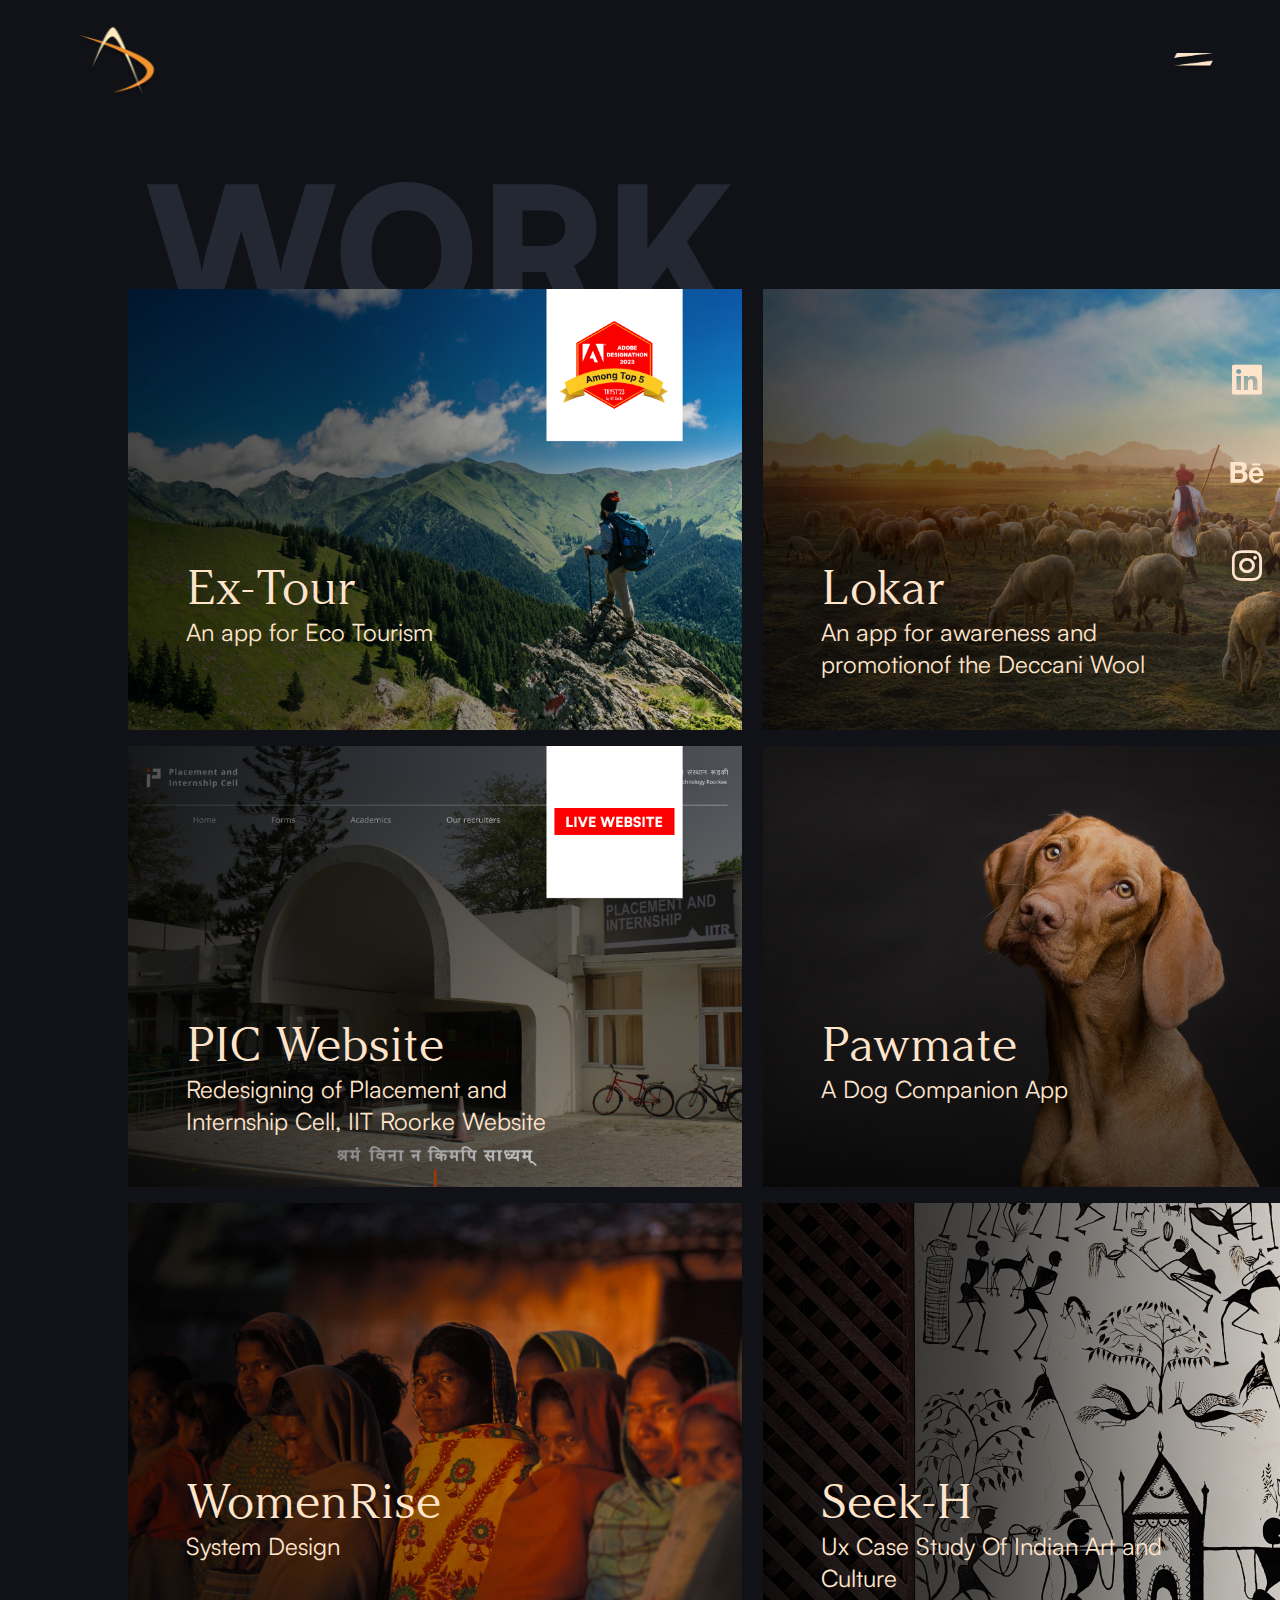
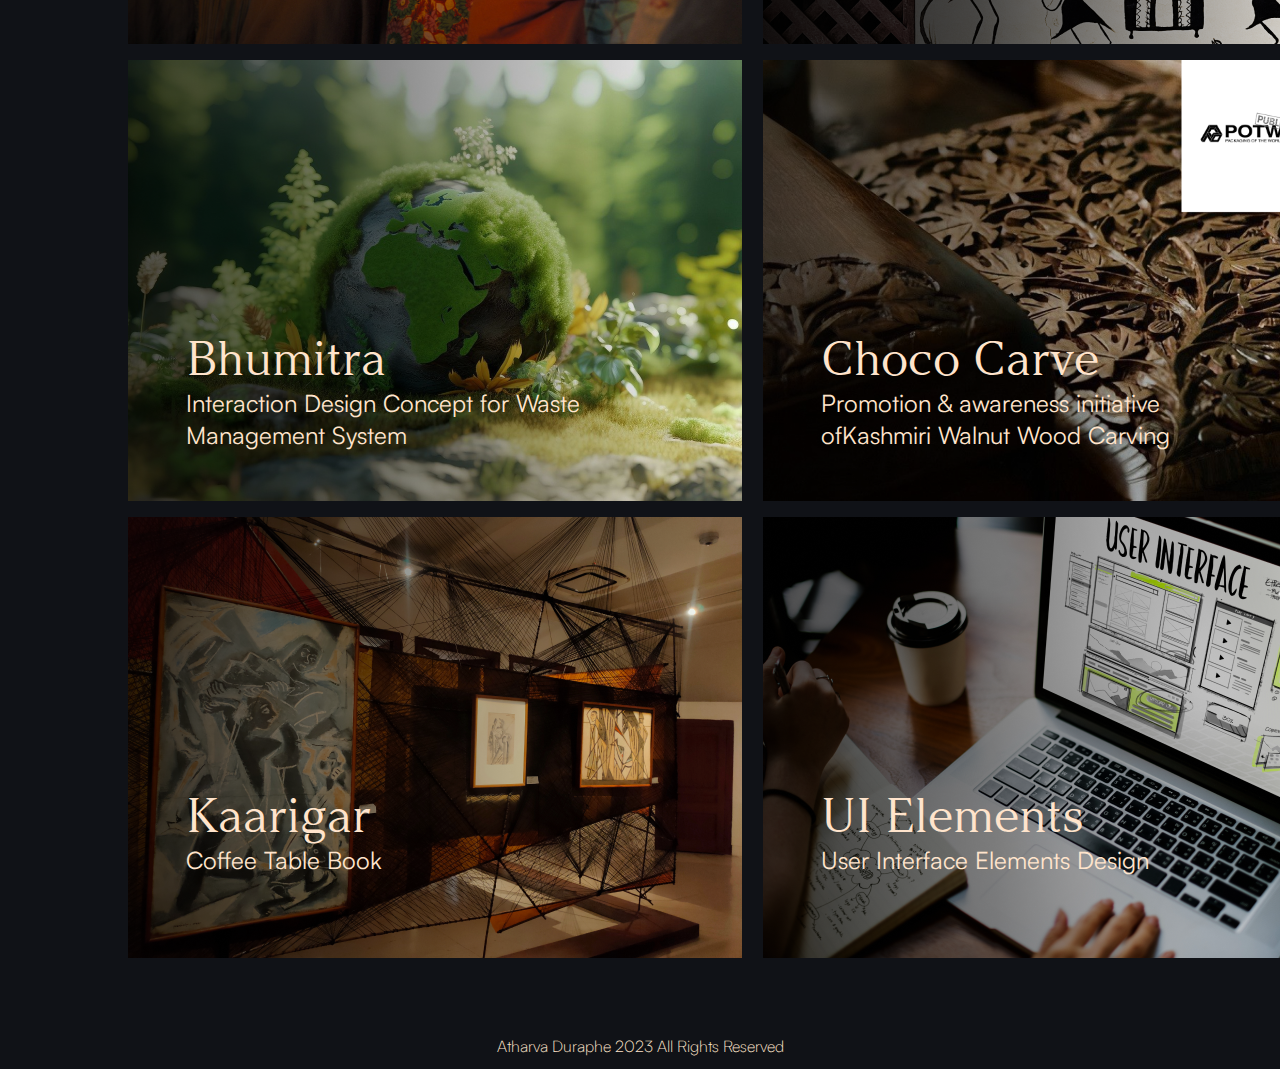
<file: work.html>
<!DOCTYPE html>
<!-- This site was created in Webflow. https://www.webflow.com --><!-- Last Published: Sat Nov 04 2023 15:34:18 GMT+0000 (Coordinated Universal Time) -->
<html
  data-wf-domain="atharva-portfolio-8c99b1.webflow.io"
  data-wf-page="6541f253373defee4a8b374f"
  data-wf-site="6541f253373defee4a8b3733"
>
  <head>
    <meta charset="utf-8" />
    <title>Work</title>
    <meta content="Work" property="og:title" />
    <meta content="Work" property="twitter:title" />
    <meta content="width=device-width, initial-scale=1" name="viewport" />
    <meta content="Webflow" name="generator" />
    <link href="./workStyles.css" rel="stylesheet" type="text/css" />
    <script type="text/javascript">
      !(function (o, c) {
        var n = c.documentElement,
          t = " w-mod-";
        (n.className += t + "js"),
          ("ontouchstart" in o ||
            (o.DocumentTouch && c instanceof DocumentTouch)) &&
            (n.className += t + "touch");
      })(window, document);
    </script>
    <link
      href="https://assets-global.website-files.com/img/favicon.ico"
      rel="shortcut icon"
      type="image/x-icon"
    />
    <link
      href="https://assets-global.website-files.com/img/webclip.png"
      rel="apple-touch-icon"
    />

    <!-- box icons -->
    <link
      href="https://unpkg.com/boxicons@2.1.4/css/boxicons.min.css"
      rel="stylesheet"
    />
  </head>
  <body class="body-2">
    <section class="nav-section">
      <div class="nav-container">
        <div class="icon-box">
          <a href="./index.html">
            <img
              src="./image/icon.png"
              loading="lazy"
              alt=""
              class="logo-image"
          /></a>
        </div>
        <div
          data-w-id="ce470f40-7d48-7ac0-9db1-d9aec91f8804"
          class="menu-icon-box"
        >
          <img
            src="./image/menu-icon.png"
            loading="lazy"
            alt=""
            class="menu-icon-image"
          />
        </div>
      </div>
    </section>
    <section class="work-section">
      <div class="work-container">
        <h1 class="work-heading">WORK</h1>
        <div class="work-list">
          <a
            id="w-node-_48780364-ace3-18ff-fae0-45f6fe1ee69c-5b009a8c"
            href="https://drive.google.com/file/d/1-R8F8n7aUyf8Srpi8Y79C0wHxS7sax8P/view?usp=drive_link"
            target="_blank"
            class="work-list-item workitem1 w-inline-block"
            ><div class="work-title-div">
              <h1 class="heading-2">Ex-Tour</h1>
              <div class="text-block-8">An app for Eco Tourism</div>
            </div></a
          ><a
            id="w-node-_4d0039d5-3c8d-7e40-916b-f582d7b2bcd5-5b009a8c"
            href="https://drive.google.com/file/d/1CWPKAfJsm5-dBrt8UYXgPO1Bq1fDAOJq/view?usp=sharing"
            target="_blank"
            class="work-list-item workitem2 w-inline-block"
            ><div class="work-title-div">
              <h1 class="heading-2">Lokar</h1>
              <div class="text-block-8">
                An app for awareness and promotionof the Deccani Wool
              </div>
            </div></a
          ><a
            id="w-node-_2f84a12d-e00d-c6a9-bd0d-1c494711ef35-5b009a8c"
            href="https://drive.google.com/file/d/11M9EGQHPhc8eNikY8_rZyFY_FFlR70ma/view?usp=sharing"
            target="_blank"
            class="work-list-item workitem5 w-inline-block"
            ><div class="work-title-div">
              <h1 class="heading-2">PIC Website</h1>
              <div class="text-block-8">
                Redesigning of Placement and Internship Cell, IIT Roorke Website
              </div>
            </div></a
          >
          <a
            href="https://drive.google.com/file/d/1fKROdPexMLGAVpkHWuLO3KiwcqH6uiaY/view?usp=sharing"
            target="_blank"
            class="work-list-item workitem10 w-inline-block"
            ><div class="work-title-div">
              <h1 class="heading-2">Pawmate</h1>
              <div class="text-block-8">A Dog Companion App</div>
            </div></a
          ><a
            <a
            href="https://drive.google.com/file/d/1HfP-5aFt6IQiU1IYGpjFVKfZqIg7iRcg/view?usp=drive_link"
            target="_blank"
            class="work-list-item workitem9 w-inline-block"
            ><div class="work-title-div">
              <h1 class="heading-2">WomenRise</h1>
              <div class="text-block-8">System Design</div>
            </div></a
          ><a
            id="w-node-_011457a2-f998-2fa1-a87f-ebe7eb2c5d2b-5b009a8c"
            href="https://drive.google.com/file/d/1KRgN52jc_e9qUz-3w7c5rMoVM3TLgJR6/view?usp=sharing"
            target="_blank"
            class="work-list-item workitem4 w-inline-block"
            ><div class="work-title-div">
              <h1 class="heading-2">Seek-H</h1>
              <div class="text-block-8">
                Ux Case Study Of Indian Art and Culture
              </div>
            </div></a
          ><a
            id="w-node-_6a50d2af-8d79-9279-82aa-4e81f0588a1a-5b009a8c"
            href="https://drive.google.com/file/d/1_9-_LxPC-fpZE_h3qNwiaBbE9Wtq4zku/view?usp=sharing"
            target="_blank"
            class="work-list-item workitem7 w-inline-block"
            ><div class="work-title-div">
              <h1 class="heading-2">Bhumitra</h1>
              <div class="text-block-8">
                Interaction Design Concept for Waste Management System
              </div>
            </div></a
          >
          <a
            id="w-node-_890761c6-9a23-7cb9-1334-bdb863e66451-5b009a8c"
            href="https://drive.google.com/file/d/1T1A50hpj4TCUT-RaoB-hDJZ_FDw9u6AY/view?usp=sharing"
            target="_blank"
            class="work-list-item workitem3 w-inline-block"
            ><div class="work-title-div">
              <h1 class="heading-2">Choco Carve</h1>
              <div class="text-block-8">
                Promotion &amp; awareness initiative ofKashmiri Walnut Wood
                Carving
              </div>
            </div></a
          ><a
            id="w-node-_4800ab23-3837-25db-cbb2-f6cd94c32b25-5b009a8c"
            href="https://drive.google.com/file/d/1NLV9I4CNV1nvwksHyue6UeVNn5N4mPgA/view?usp=sharing"
            target="_blank"
            class="work-list-item workitem6 w-inline-block"
            ><div class="work-title-div">
              <h1 class="heading-2">Kaarigar</h1>
              <div class="text-block-8">Coffee Table Book</div>
            </div></a
          >
          <a
            id="w-node-f8e47e2d-ef5f-6930-01b1-8b139e3daf80-5b009a8c"
            href="https://drive.google.com/file/d/10Gw_ebklN-sv3WoDpapIoePffJWVVZlR/view?usp=sharing"
            target="_blank"
            class="work-list-item workitem8 w-inline-block"
            ><div class="work-title-div">
              <h1 class="heading-2">UI Elements</h1>
              <div class="text-block-8">User Interface Elements Design</div>
            </div></a
          >
        </div>
      </div>
    </section>
    <section class="footer-section">
      <div class="div-block-2">
        <a
          href="https://www.linkedin.com/in/atharva-duraphe-961b921b1"
          target="_blank"
          class="social-media-icons-mobile w-inline-block"
        >
          <div><i class="bx bxl-linkedin-square"></i></div> </a
        ><a
          href="https://www.behance.net/atharvadur6d52"
          target="_blank"
          class="social-media-icons-mobile w-inline-block"
        >
          <div><i class="bx bxl-behance"></i></div> </a
        ><a
          href="https://www.instagram.com/atharva_duraphe_10/"
          target="_blank"
          class="social-media-icons-mobile w-inline-block"
        >
          <div><i class="bx bxl-instagram"></i></div>
        </a>
      </div>
      <div class="text-block-3">Atharva Duraphe 2023 All Rights Reserved</div>
    </section>
    <div
      style="
        -webkit-transform: translate3d(100vw, 0, 0) scale3d(1, 1, 1) rotateX(0)
          rotateY(0) rotateZ(0) skew(0, 0);
        -moz-transform: translate3d(100vw, 0, 0) scale3d(1, 1, 1) rotateX(0)
          rotateY(0) rotateZ(0) skew(0, 0);
        -ms-transform: translate3d(100vw, 0, 0) scale3d(1, 1, 1) rotateX(0)
          rotateY(0) rotateZ(0) skew(0, 0);
        transform: translate3d(100vw, 0, 0) scale3d(1, 1, 1) rotateX(0)
          rotateY(0) rotateZ(0) skew(0, 0);
      "
      class="menu-div"
    >
      <div class="menu-close-div">
        <img
          src="./image/menuClose.png"
          loading="lazy"
          alt=""
          class="menu-close-bg-image"
        />
        <div
          data-w-id="e0992689-3af1-158c-f6c9-798b552596f6"
          class="menu-close-btn"
        >
          <div class="text-block-5">CLOSE</div>
          <img
            src="./image/closeIcon.png"
            loading="lazy"
            alt=""
            class="image-3"
          />
        </div>
      </div>
      <a href="./contact.html" class="menu-tab w-inline-block"
        ><img
          src="./image/contactMenu.png"
          loading="lazy"
          alt=""
          class="menu-image"
        />
        <div class="menu-title-div">
          <div class="menu-title">CONTACT</div>
        </div> </a
      ><a href="./blog.html" class="menu-tab w-inline-block"
        ><img
          src="./image/blogMenu.png"
          loading="lazy"
          alt=""
          class="menu-image"
        />
        <div class="menu-title-div">
          <div class="menu-title">BLOG</div>
        </div> </a
      ><a href="#" class="menu-tab w-inline-block"
        ><img
          src="./image/workMenu.png"
          loading="lazy"
          alt=""
          class="menu-image"
        />
        <div class="menu-title-div">
          <div class="menu-title">WORK</div>
        </div> </a
      ><a href="./about.html" class="menu-tab w-inline-block"
        ><img
          src="./image/aboutMenu.png"
          loading="lazy"
          alt=""
          class="menu-image"
        />
        <div class="menu-title-div">
          <div class="menu-title">ABOUT</div>
        </div>
      </a>
    </div>
    <div
      style="
        -webkit-transform: translate3d(0, -885px, 0) scale3d(1, 1, 1) rotateX(0)
          rotateY(0) rotateZ(0) skew(0, 0);
        -moz-transform: translate3d(0, -885px, 0) scale3d(1, 1, 1) rotateX(0)
          rotateY(0) rotateZ(0) skew(0, 0);
        -ms-transform: translate3d(0, -885px, 0) scale3d(1, 1, 1) rotateX(0)
          rotateY(0) rotateZ(0) skew(0, 0);
        transform: translate3d(0, -885px, 0) scale3d(1, 1, 1) rotateX(0)
          rotateY(0) rotateZ(0) skew(0, 0);
      "
      class="menu-div-tab"
    >
      <div class="bug-fix"></div>
      <div class="menu-close-div-tab">
        <!-- <img
          src="https://assets-global.website-files.com/6541f253373defee4a8b3733/654534db61bff4eb685bdc30_menu-close-hori.png"
          loading="lazy"
          sizes="(max-width: 767px) 100vw, (max-width: 991px) 768px, 100vw"
          srcset="
            https://assets-global.website-files.com/6541f253373defee4a8b3733/654534db61bff4eb685bdc30_menu-close-hori-p-500.png 500w,
            https://assets-global.website-files.com/6541f253373defee4a8b3733/654534db61bff4eb685bdc30_menu-close-hori.png       768w
          "
          alt=""
          class="image-11"
        /> -->
        <div
          data-w-id="8d333bdc-1243-cb71-871f-52fdf05da820"
          class="menu-close-btn-tab"
        >
          <div class="text-block-7">CLOSE</div>
          <img
            src="./image/closeIcon.png"
            loading="lazy"
            alt=""
            class="image-5"
          />
        </div>
      </div>
      <a href="./about.html" class="menu-tab-tab w-inline-block"
        ><img
          src="./image/about-tab-menu.png"
          loading="lazy"
          sizes="(max-width: 767px) 100vw, (max-width: 991px) 768px, 100vw"
          alt=""
          class="image-4"
        />
        <div class="menu-tab-title-div">
          <div class="text-block-6">ABOUT</div>
        </div></a
      ><a href="#" class="menu-tab-tab w-inline-block"
        ><img
          src="./image/work-tab-menu.png"
          loading="lazy"
          sizes="(max-width: 767px) 100vw, (max-width: 991px) 768px, 100vw"
          alt=""
          class="image-4"
        />
        <div class="menu-tab-title-div">
          <div class="text-block-6">WORK</div>
        </div></a
      ><a href="./blog.html" class="menu-tab-tab w-inline-block"
        ><img
          src="./image/blog-tab-menu.png"
          loading="lazy"
          sizes="(max-width: 767px) 100vw, (max-width: 991px) 768px, 100vw"
          alt=""
          class="image-4"
        />
        <div class="menu-tab-title-div">
          <div class="text-block-6">BLOG</div>
        </div></a
      ><a href="./contact.html" class="menu-tab-tab w-inline-block"
        ><img
          src="./image/contact-tab-menu.png"
          loading="lazy"
          sizes="(max-width: 767px) 100vw, (max-width: 991px) 768px, 100vw"
          alt=""
          class="image-4"
        />
        <div class="menu-tab-title-div">
          <div class="text-block-6">CONTACT</div>
        </div></a
      >
    </div>
    <div class="social-media-div">
      <a
        href="https://www.linkedin.com/in/atharva-duraphe-961b921b1"
        target="_blank"
        class="social-media-icons w-inline-block"
      >
        <div>
          <span><i class="bx bxl-linkedin-square"></i></span>
        </div> </a
      ><a
        href="https://www.behance.net/atharvadur6d52"
        target="_blank"
        class="social-media-icons w-inline-block"
      >
        <div>
          <span><i class="bx bxl-behance"></i></span>
        </div> </a
      ><a
        href="https://www.instagram.com/atharva_duraphe_10/"
        target="_blank"
        class="social-media-icons w-inline-block"
      >
        <div>
          <span><i class="bx bxl-instagram"></i></span>
        </div>
      </a>
    </div>
    <script
      src="https://d3e54v103j8qbb.cloudfront.net/js/jquery-3.5.1.min.dc5e7f18c8.js?site=6541f253373defee4a8b3733"
      type="text/javascript"
      integrity="sha256-9/aliU8dGd2tb6OSsuzixeV4y/faTqgFtohetphbbj0="
      crossorigin="anonymous"
    ></script>
    <script src="./script.js" type="text/javascript"></script>
  </body>
</html>
</file>
<file: workStyles.css>
html {
  -ms-text-size-adjust: 100%;
  -webkit-text-size-adjust: 100%;
  font-family: sans-serif;
}

body {
  margin: 0;
  overflow-x: hidden;
}

article,
aside,
details,
figcaption,
figure,
footer,
header,
hgroup,
main,
menu,
nav,
section,
summary {
  display: block;
}

audio,
canvas,
progress,
video {
  vertical-align: baseline;
  display: inline-block;
}

audio:not([controls]) {
  height: 0;
  display: none;
}

[hidden],
template {
  display: none;
}

a {
  background-color: rgba(0, 0, 0, 0);
}

a:active,
a:hover {
  outline: 0;
}

abbr[title] {
  border-bottom: 1px dotted;
}

b,
strong {
  font-weight: bold;
}

dfn {
  font-style: italic;
}

h1 {
  margin: 0.67em 0;
  font-size: 2em;
}

mark {
  color: #000;
  background: #ff0;
}

small {
  font-size: 80%;
}

sub,
sup {
  vertical-align: baseline;
  font-size: 75%;
  line-height: 0;
  position: relative;
}

sup {
  top: -0.5em;
}

sub {
  bottom: -0.25em;
}

img {
  border: 0;
}

svg:not(:root) {
  overflow: hidden;
}

figure {
  margin: 1em 40px;
}

hr {
  box-sizing: content-box;
  height: 0;
}

pre {
  overflow: auto;
}

code,
kbd,
pre,
samp {
  font-family: monospace;
  font-size: 1em;
}

button,
input,
optgroup,
select,
textarea {
  color: inherit;
  font: inherit;
  margin: 0;
}

button {
  overflow: visible;
}

button,
select {
  text-transform: none;
}

button,
html input[type="button"],
input[type="reset"] {
  -webkit-appearance: button;
  cursor: pointer;
}

button[disabled],
html input[disabled] {
  cursor: default;
}

button::-moz-focus-inner,
input::-moz-focus-inner {
  border: 0;
  padding: 0;
}

input {
  line-height: normal;
}

input[type="checkbox"],
input[type="radio"] {
  box-sizing: border-box;
  padding: 0;
}

input[type="number"]::-webkit-inner-spin-button,
input[type="number"]::-webkit-outer-spin-button {
  height: auto;
}

input[type="search"] {
  -webkit-appearance: none;
}

input[type="search"]::-webkit-search-cancel-button,
input[type="search"]::-webkit-search-decoration {
  -webkit-appearance: none;
}

fieldset {
  border: 1px solid silver;
  margin: 0 2px;
  padding: 0.35em 0.625em 0.75em;
}

legend {
  border: 0;
  padding: 0;
}

textarea {
  overflow: auto;
}

optgroup {
  font-weight: bold;
}

table {
  border-collapse: collapse;
  border-spacing: 0;
}

td,
th {
  padding: 0;
}

@font-face {
  font-family: webflow-icons;
  src: url("[data-uri]")
    format("truetype");
  font-weight: normal;
  font-style: normal;
}

[class^="w-icon-"],
[class*=" w-icon-"] {
  speak: none;
  font-variant: normal;
  text-transform: none;
  -webkit-font-smoothing: antialiased;
  -moz-osx-font-smoothing: grayscale;
  font-style: normal;
  font-weight: normal;
  line-height: 1;
  font-family: webflow-icons !important;
}

.w-icon-slider-right:before {
  content: "î˜€";
}

.w-icon-slider-left:before {
  content: "î˜";
}

.w-icon-nav-menu:before {
  content: "î˜‚";
}

.w-icon-arrow-down:before,
.w-icon-dropdown-toggle:before {
  content: "î˜ƒ";
}

.w-icon-file-upload-remove:before {
  content: "î¤€";
}

.w-icon-file-upload-icon:before {
  content: "î¤ƒ";
}

* {
  box-sizing: border-box;
}

html {
  height: 100%;
}

body {
  min-height: 100%;
  color: #333;
  background-color: #fff;
  margin: 0;
  font-family: Arial, sans-serif;
  font-size: 14px;
  line-height: 20px;
}

img {
  max-width: 100%;
  vertical-align: middle;
  display: inline-block;
}

/* html.w-mod-touch * {
  background-attachment: scroll !important;
} */

.w-block {
  display: block;
}

.w-inline-block {
  max-width: 100%;
  display: inline-block;
}

.w-clearfix:before,
.w-clearfix:after {
  content: " ";
  grid-area: 1 / 1 / 2 / 2;
  display: table;
}

.w-clearfix:after {
  clear: both;
}

.w-hidden {
  display: none;
}

.w-button {
  color: #fff;
  line-height: inherit;
  cursor: pointer;
  background-color: #3898ec;
  border: 0;
  border-radius: 0;
  padding: 9px 15px;
  text-decoration: none;
  display: inline-block;
}

input.w-button {
  -webkit-appearance: button;
}

html[data-w-dynpage] [data-w-cloak] {
  color: rgba(0, 0, 0, 0) !important;
}

.w-webflow-badge,
.w-webflow-badge * {
  z-index: auto;
  visibility: visible;
  box-sizing: border-box;
  width: auto;
  height: auto;
  max-height: none;
  max-width: none;
  min-height: 0;
  min-width: 0;
  float: none;
  clear: none;
  box-shadow: none;
  opacity: 1;
  direction: ltr;
  font-family: inherit;
  font-weight: inherit;
  color: inherit;
  font-size: inherit;
  line-height: inherit;
  font-style: inherit;
  font-variant: inherit;
  text-align: inherit;
  letter-spacing: inherit;
  -webkit-text-decoration: inherit;
  text-decoration: inherit;
  text-indent: 0;
  text-transform: inherit;
  text-shadow: none;
  font-smoothing: auto;
  vertical-align: baseline;
  cursor: inherit;
  white-space: inherit;
  word-break: normal;
  word-spacing: normal;
  word-wrap: normal;
  background: none;
  border: 0 rgba(0, 0, 0, 0);
  border-radius: 0;
  margin: 0;
  padding: 0;
  list-style-type: disc;
  transition: none;
  display: block;
  position: static;
  top: auto;
  bottom: auto;
  left: auto;
  right: auto;
  overflow: visible;
  transform: none;
}

.w-webflow-badge {
  white-space: nowrap;
  cursor: pointer;
  box-shadow: 0 0 0 1px rgba(0, 0, 0, 0.1), 0 1px 3px rgba(0, 0, 0, 0.1);
  visibility: visible !important;
  z-index: 2147483647 !important;
  color: #aaadb0 !important;
  opacity: 1 !important;
  width: auto !important;
  height: auto !important;
  background-color: #fff !important;
  border-radius: 3px !important;
  margin: 0 !important;
  padding: 6px !important;
  font-size: 12px !important;
  line-height: 14px !important;
  text-decoration: none !important;
  display: inline-block !important;
  position: fixed !important;
  top: auto !important;
  bottom: 12px !important;
  left: auto !important;
  right: 12px !important;
  overflow: visible !important;
  transform: none !important;
}

.w-webflow-badge > img {
  visibility: visible !important;
  opacity: 1 !important;
  vertical-align: middle !important;
  display: inline-block !important;
}

h1,
h2,
h3,
h4,
h5,
h6 {
  margin-bottom: 10px;
  font-weight: bold;
}

h1 {
  margin-top: 20px;
  font-size: 38px;
  line-height: 44px;
}

h2 {
  margin-top: 20px;
  font-size: 32px;
  line-height: 36px;
}

h3 {
  margin-top: 20px;
  font-size: 24px;
  line-height: 30px;
}

h4 {
  margin-top: 10px;
  font-size: 18px;
  line-height: 24px;
}

h5 {
  margin-top: 10px;
  font-size: 14px;
  line-height: 20px;
}

h6 {
  margin-top: 10px;
  font-size: 12px;
  line-height: 18px;
}

p {
  margin-top: 0;
  margin-bottom: 10px;
}

blockquote {
  border-left: 5px solid #e2e2e2;
  margin: 0 0 10px;
  padding: 10px 20px;
  font-size: 18px;
  line-height: 22px;
}

figure {
  margin: 0 0 10px;
}

figcaption {
  text-align: center;
  margin-top: 5px;
}

ul,
ol {
  margin-top: 0;
  margin-bottom: 10px;
  padding-left: 40px;
}

.w-list-unstyled {
  padding-left: 0;
  list-style: none;
}

.w-embed:before,
.w-embed:after {
  content: " ";
  grid-area: 1 / 1 / 2 / 2;
  display: table;
}

.w-embed:after {
  clear: both;
}

.w-video {
  width: 100%;
  padding: 0;
  position: relative;
}

.w-video iframe,
.w-video object,
.w-video embed {
  width: 100%;
  height: 100%;
  border: none;
  position: absolute;
  top: 0;
  left: 0;
}

fieldset {
  border: 0;
  margin: 0;
  padding: 0;
}

button,
[type="button"],
[type="reset"] {
  cursor: pointer;
  -webkit-appearance: button;
  border: 0;
}

.w-form {
  margin: 0 0 15px;
}

.w-form-done {
  text-align: center;
  background-color: #ddd;
  padding: 20px;
  display: none;
}

.w-form-fail {
  background-color: #ffdede;
  margin-top: 10px;
  padding: 10px;
  display: none;
}

label {
  margin-bottom: 5px;
  font-weight: bold;
  display: block;
}

.w-input,
.w-select {
  width: 100%;
  height: 38px;
  color: #333;
  vertical-align: middle;
  background-color: #fff;
  border: 1px solid #ccc;
  margin-bottom: 10px;
  padding: 8px 12px;
  font-size: 14px;
  line-height: 1.42857;
  display: block;
}

.w-input:-moz-placeholder,
.w-select:-moz-placeholder {
  color: #999;
}

.w-input::-moz-placeholder,
.w-select::-moz-placeholder {
  color: #999;
  opacity: 1;
}

.w-input::-webkit-input-placeholder,
.w-select::-webkit-input-placeholder {
  color: #999;
}

.w-input:focus,
.w-select:focus {
  border-color: #3898ec;
  outline: 0;
}

.w-input[disabled],
.w-select[disabled],
.w-input[readonly],
.w-select[readonly],
fieldset[disabled] .w-input,
fieldset[disabled] .w-select {
  cursor: not-allowed;
}

.w-input[disabled]:not(.w-input-disabled),
.w-select[disabled]:not(.w-input-disabled),
.w-input[readonly],
.w-select[readonly],
fieldset[disabled]:not(.w-input-disabled) .w-input,
fieldset[disabled]:not(.w-input-disabled) .w-select {
  background-color: #eee;
}

textarea.w-input,
textarea.w-select {
  height: auto;
}

.w-select {
  background-color: #f3f3f3;
}

.w-select[multiple] {
  height: auto;
}

.w-form-label {
  cursor: pointer;
  margin-bottom: 0;
  font-weight: normal;
  display: inline-block;
}

.w-radio {
  margin-bottom: 5px;
  padding-left: 20px;
  display: block;
}

.w-radio:before,
.w-radio:after {
  content: " ";
  grid-area: 1 / 1 / 2 / 2;
  display: table;
}

.w-radio:after {
  clear: both;
}

.w-radio-input {
  float: left;
  margin: 3px 0 0 -20px;
  line-height: normal;
}

.w-file-upload {
  margin-bottom: 10px;
  display: block;
}

.w-file-upload-input {
  width: 0.1px;
  height: 0.1px;
  opacity: 0;
  z-index: -100;
  position: absolute;
  overflow: hidden;
}

.w-file-upload-default,
.w-file-upload-uploading,
.w-file-upload-success {
  color: #333;
  display: inline-block;
}

.w-file-upload-error {
  margin-top: 10px;
  display: block;
}

.w-file-upload-default.w-hidden,
.w-file-upload-uploading.w-hidden,
.w-file-upload-error.w-hidden,
.w-file-upload-success.w-hidden {
  display: none;
}

.w-file-upload-uploading-btn {
  cursor: pointer;
  background-color: #fafafa;
  border: 1px solid #ccc;
  margin: 0;
  padding: 8px 12px;
  font-size: 14px;
  font-weight: normal;
  display: flex;
}

.w-file-upload-file {
  background-color: #fafafa;
  border: 1px solid #ccc;
  flex-grow: 1;
  justify-content: space-between;
  margin: 0;
  padding: 8px 9px 8px 11px;
  display: flex;
}

.w-file-upload-file-name {
  font-size: 14px;
  font-weight: normal;
  display: block;
}

.w-file-remove-link {
  width: auto;
  height: auto;
  cursor: pointer;
  margin-top: 3px;
  margin-left: 10px;
  padding: 3px;
  display: block;
}

.w-icon-file-upload-remove {
  margin: auto;
  font-size: 10px;
}

.w-file-upload-error-msg {
  color: #ea384c;
  padding: 2px 0;
  display: inline-block;
}

.w-file-upload-info {
  padding: 0 12px;
  line-height: 38px;
  display: inline-block;
}

.w-file-upload-label {
  cursor: pointer;
  background-color: #fafafa;
  border: 1px solid #ccc;
  margin: 0;
  padding: 8px 12px;
  font-size: 14px;
  font-weight: normal;
  display: inline-block;
}

.w-icon-file-upload-icon,
.w-icon-file-upload-uploading {
  width: 20px;
  margin-right: 8px;
  display: inline-block;
}

.w-icon-file-upload-uploading {
  height: 20px;
}

.w-container {
  max-width: 940px;
  margin-left: auto;
  margin-right: auto;
}

.w-container:before,
.w-container:after {
  content: " ";
  grid-area: 1 / 1 / 2 / 2;
  display: table;
}

.w-container:after {
  clear: both;
}

.w-container .w-row {
  margin-left: -10px;
  margin-right: -10px;
}

.w-row:before,
.w-row:after {
  content: " ";
  grid-area: 1 / 1 / 2 / 2;
  display: table;
}

.w-row:after {
  clear: both;
}

.w-row .w-row {
  margin-left: 0;
  margin-right: 0;
}

.w-col {
  float: left;
  width: 100%;
  min-height: 1px;
  padding-left: 10px;
  padding-right: 10px;
  position: relative;
}

.w-col .w-col {
  padding-left: 0;
  padding-right: 0;
}

.w-col-1 {
  width: 8.33333%;
}

.w-col-2 {
  width: 16.6667%;
}

.w-col-3 {
  width: 25%;
}

.w-col-4 {
  width: 33.3333%;
}

.w-col-5 {
  width: 41.6667%;
}

.w-col-6 {
  width: 50%;
}

.w-col-7 {
  width: 58.3333%;
}

.w-col-8 {
  width: 66.6667%;
}

.w-col-9 {
  width: 75%;
}

.w-col-10 {
  width: 83.3333%;
}

.w-col-11 {
  width: 91.6667%;
}

.w-col-12 {
  width: 100%;
}

.w-hidden-main {
  display: none !important;
}

@media screen and (max-width: 991px) {
  .w-container {
    max-width: 728px;
  }

  .w-hidden-main {
    display: inherit !important;
  }

  .w-hidden-medium {
    display: none !important;
  }

  .w-col-medium-1 {
    width: 8.33333%;
  }

  .w-col-medium-2 {
    width: 16.6667%;
  }

  .w-col-medium-3 {
    width: 25%;
  }

  .w-col-medium-4 {
    width: 33.3333%;
  }

  .w-col-medium-5 {
    width: 41.6667%;
  }

  .w-col-medium-6 {
    width: 50%;
  }

  .w-col-medium-7 {
    width: 58.3333%;
  }

  .w-col-medium-8 {
    width: 66.6667%;
  }

  .w-col-medium-9 {
    width: 75%;
  }

  .w-col-medium-10 {
    width: 83.3333%;
  }

  .w-col-medium-11 {
    width: 91.6667%;
  }

  .w-col-medium-12 {
    width: 100%;
  }

  .w-col-stack {
    width: 100%;
    left: auto;
    right: auto;
  }
}

@media screen and (max-width: 767px) {
  .w-hidden-main,
  .w-hidden-medium {
    display: inherit !important;
  }

  .w-hidden-small {
    display: none !important;
  }

  .w-row,
  .w-container .w-row {
    margin-left: 0;
    margin-right: 0;
  }

  .w-col {
    width: 100%;
    left: auto;
    right: auto;
  }

  .w-col-small-1 {
    width: 8.33333%;
  }

  .w-col-small-2 {
    width: 16.6667%;
  }

  .w-col-small-3 {
    width: 25%;
  }

  .w-col-small-4 {
    width: 33.3333%;
  }

  .w-col-small-5 {
    width: 41.6667%;
  }

  .w-col-small-6 {
    width: 50%;
  }

  .w-col-small-7 {
    width: 58.3333%;
  }

  .w-col-small-8 {
    width: 66.6667%;
  }

  .w-col-small-9 {
    width: 75%;
  }

  .w-col-small-10 {
    width: 83.3333%;
  }

  .w-col-small-11 {
    width: 91.6667%;
  }

  .w-col-small-12 {
    width: 100%;
  }
}

@media screen and (max-width: 479px) {
  .w-container {
    max-width: none;
  }

  .w-hidden-main,
  .w-hidden-medium,
  .w-hidden-small {
    display: inherit !important;
  }

  .w-hidden-tiny {
    display: none !important;
  }

  .w-col {
    width: 100%;
  }

  .w-col-tiny-1 {
    width: 8.33333%;
  }

  .w-col-tiny-2 {
    width: 16.6667%;
  }

  .w-col-tiny-3 {
    width: 25%;
  }

  .w-col-tiny-4 {
    width: 33.3333%;
  }

  .w-col-tiny-5 {
    width: 41.6667%;
  }

  .w-col-tiny-6 {
    width: 50%;
  }

  .w-col-tiny-7 {
    width: 58.3333%;
  }

  .w-col-tiny-8 {
    width: 66.6667%;
  }

  .w-col-tiny-9 {
    width: 75%;
  }

  .w-col-tiny-10 {
    width: 83.3333%;
  }

  .w-col-tiny-11 {
    width: 91.6667%;
  }

  .w-col-tiny-12 {
    width: 100%;
  }
}

.w-widget {
  position: relative;
}

.w-widget-map {
  width: 100%;
  height: 400px;
}

.w-widget-map label {
  width: auto;
  display: inline;
}

.w-widget-map img {
  max-width: inherit;
}

.w-widget-map .gm-style-iw {
  text-align: center;
}

.w-widget-map .gm-style-iw > button {
  display: none !important;
}

.w-widget-twitter {
  overflow: hidden;
}

.w-widget-twitter-count-shim {
  vertical-align: top;
  width: 28px;
  height: 20px;
  text-align: center;
  background: #fff;
  border: 1px solid #758696;
  border-radius: 3px;
  display: inline-block;
  position: relative;
}

.w-widget-twitter-count-shim * {
  pointer-events: none;
  -webkit-user-select: none;
  -ms-user-select: none;
  user-select: none;
}

.w-widget-twitter-count-shim .w-widget-twitter-count-inner {
  text-align: center;
  color: #999;
  font-family: serif;
  font-size: 15px;
  line-height: 12px;
  position: relative;
}

.w-widget-twitter-count-shim .w-widget-twitter-count-clear {
  display: block;
  position: relative;
}

.w-widget-twitter-count-shim.w--large {
  width: 36px;
  height: 28px;
}

.w-widget-twitter-count-shim.w--large .w-widget-twitter-count-inner {
  font-size: 18px;
  line-height: 18px;
}

.w-widget-twitter-count-shim:not(.w--vertical) {
  margin-left: 5px;
  margin-right: 8px;
}

.w-widget-twitter-count-shim:not(.w--vertical).w--large {
  margin-left: 6px;
}

.w-widget-twitter-count-shim:not(.w--vertical):before,
.w-widget-twitter-count-shim:not(.w--vertical):after {
  content: " ";
  height: 0;
  width: 0;
  pointer-events: none;
  border: solid rgba(0, 0, 0, 0);
  position: absolute;
  top: 50%;
  left: 0;
}

.w-widget-twitter-count-shim:not(.w--vertical):before {
  border-width: 4px;
  border-color: rgba(117, 134, 150, 0) #5d6c7b rgba(117, 134, 150, 0)
    rgba(117, 134, 150, 0);
  margin-top: -4px;
  margin-left: -9px;
}

.w-widget-twitter-count-shim:not(.w--vertical).w--large:before {
  border-width: 5px;
  margin-top: -5px;
  margin-left: -10px;
}

.w-widget-twitter-count-shim:not(.w--vertical):after {
  border-width: 4px;
  border-color: rgba(255, 255, 255, 0) #fff rgba(255, 255, 255, 0)
    rgba(255, 255, 255, 0);
  margin-top: -4px;
  margin-left: -8px;
}

.w-widget-twitter-count-shim:not(.w--vertical).w--large:after {
  border-width: 5px;
  margin-top: -5px;
  margin-left: -9px;
}

.w-widget-twitter-count-shim.w--vertical {
  width: 61px;
  height: 33px;
  margin-bottom: 8px;
}

.w-widget-twitter-count-shim.w--vertical:before,
.w-widget-twitter-count-shim.w--vertical:after {
  content: " ";
  height: 0;
  width: 0;
  pointer-events: none;
  border: solid rgba(0, 0, 0, 0);
  position: absolute;
  top: 100%;
  left: 50%;
}

.w-widget-twitter-count-shim.w--vertical:before {
  border-width: 5px;
  border-color: #5d6c7b rgba(117, 134, 150, 0) rgba(117, 134, 150, 0);
  margin-left: -5px;
}

.w-widget-twitter-count-shim.w--vertical:after {
  border-width: 4px;
  border-color: #fff rgba(255, 255, 255, 0) rgba(255, 255, 255, 0);
  margin-left: -4px;
}

.w-widget-twitter-count-shim.w--vertical .w-widget-twitter-count-inner {
  font-size: 18px;
  line-height: 22px;
}

.w-widget-twitter-count-shim.w--vertical.w--large {
  width: 76px;
}

.w-background-video {
  height: 500px;
  color: #fff;
  position: relative;
  overflow: hidden;
}

.w-background-video > video {
  width: 100%;
  height: 100%;
  object-fit: cover;
  z-index: -100;
  background-position: 50%;
  background-size: cover;
  margin: auto;
  position: absolute;
  top: -100%;
  bottom: -100%;
  left: -100%;
  right: -100%;
}

.w-background-video > video::-webkit-media-controls-start-playback-button {
  -webkit-appearance: none;
  display: none !important;
}

.w-background-video--control {
  background-color: rgba(0, 0, 0, 0);
  padding: 0;
  position: absolute;
  bottom: 1em;
  right: 1em;
}

.w-background-video--control > [hidden] {
  display: none !important;
}

.w-slider {
  height: 300px;
  text-align: center;
  clear: both;
  -webkit-tap-highlight-color: rgba(0, 0, 0, 0);
  tap-highlight-color: rgba(0, 0, 0, 0);
  background: #ddd;
  position: relative;
}

.w-slider-mask {
  z-index: 1;
  height: 100%;
  white-space: nowrap;
  display: block;
  position: relative;
  left: 0;
  right: 0;
  overflow: hidden;
}

.w-slide {
  vertical-align: top;
  width: 100%;
  height: 100%;
  white-space: normal;
  text-align: left;
  display: inline-block;
  position: relative;
}

.w-slider-nav {
  z-index: 2;
  height: 40px;
  text-align: center;
  -webkit-tap-highlight-color: rgba(0, 0, 0, 0);
  tap-highlight-color: rgba(0, 0, 0, 0);
  margin: auto;
  padding-top: 10px;
  position: absolute;
  top: auto;
  bottom: 0;
  left: 0;
  right: 0;
}

.w-slider-nav.w-round > div {
  border-radius: 100%;
}

.w-slider-nav.w-num > div {
  width: auto;
  height: auto;
  font-size: inherit;
  line-height: inherit;
  padding: 0.2em 0.5em;
}

.w-slider-nav.w-shadow > div {
  box-shadow: 0 0 3px rgba(51, 51, 51, 0.4);
}

.w-slider-nav-invert {
  color: #fff;
}

.w-slider-nav-invert > div {
  background-color: rgba(34, 34, 34, 0.4);
}

.w-slider-nav-invert > div.w-active {
  background-color: #222;
}

.w-slider-dot {
  width: 1em;
  height: 1em;
  cursor: pointer;
  background-color: rgba(255, 255, 255, 0.4);
  margin: 0 3px 0.5em;
  transition: background-color 0.1s, color 0.1s;
  display: inline-block;
  position: relative;
}

.w-slider-dot.w-active {
  background-color: #fff;
}

.w-slider-dot:focus {
  outline: none;
  box-shadow: 0 0 0 2px #fff;
}

.w-slider-dot:focus.w-active {
  box-shadow: none;
}

.w-slider-arrow-left,
.w-slider-arrow-right {
  width: 80px;
  cursor: pointer;
  color: #fff;
  -webkit-tap-highlight-color: rgba(0, 0, 0, 0);
  tap-highlight-color: rgba(0, 0, 0, 0);
  -webkit-user-select: none;
  -ms-user-select: none;
  user-select: none;
  margin: auto;
  font-size: 40px;
  position: absolute;
  top: 0;
  bottom: 0;
  left: 0;
  right: 0;
  overflow: hidden;
}

.w-slider-arrow-left [class^="w-icon-"],
.w-slider-arrow-right [class^="w-icon-"],
.w-slider-arrow-left [class*=" w-icon-"],
.w-slider-arrow-right [class*=" w-icon-"] {
  position: absolute;
}

.w-slider-arrow-left:focus,
.w-slider-arrow-right:focus {
  outline: 0;
}

.w-slider-arrow-left {
  z-index: 3;
  right: auto;
}

.w-slider-arrow-right {
  z-index: 4;
  left: auto;
}

.w-icon-slider-left,
.w-icon-slider-right {
  width: 1em;
  height: 1em;
  margin: auto;
  top: 0;
  bottom: 0;
  left: 0;
  right: 0;
}

.w-slider-aria-label {
  clip: rect(0 0 0 0);
  height: 1px;
  width: 1px;
  border: 0;
  margin: -1px;
  padding: 0;
  position: absolute;
  overflow: hidden;
}

.w-slider-force-show {
  display: block !important;
}

.w-dropdown {
  text-align: left;
  z-index: 900;
  margin-left: auto;
  margin-right: auto;
  display: inline-block;
  position: relative;
}

.w-dropdown-btn,
.w-dropdown-toggle,
.w-dropdown-link {
  vertical-align: top;
  color: #222;
  text-align: left;
  white-space: nowrap;
  margin-left: auto;
  margin-right: auto;
  padding: 20px;
  text-decoration: none;
  position: relative;
}

.w-dropdown-toggle {
  -webkit-user-select: none;
  -ms-user-select: none;
  user-select: none;
  cursor: pointer;
  padding-right: 40px;
  display: inline-block;
}

.w-dropdown-toggle:focus {
  outline: 0;
}

.w-icon-dropdown-toggle {
  width: 1em;
  height: 1em;
  margin: auto 20px auto auto;
  position: absolute;
  top: 0;
  bottom: 0;
  right: 0;
}

.w-dropdown-list {
  min-width: 100%;
  background: #ddd;
  display: none;
  position: absolute;
}

.w-dropdown-list.w--open {
  display: block;
}

.w-dropdown-link {
  color: #222;
  padding: 10px 20px;
  display: block;
}

.w-dropdown-link.w--current {
  color: #0082f3;
}

.w-dropdown-link:focus {
  outline: 0;
}

@media screen and (max-width: 767px) {
  .w-nav-brand {
    padding-left: 10px;
  }
}

.w-lightbox-backdrop {
  cursor: auto;
  letter-spacing: normal;
  text-indent: 0;
  text-shadow: none;
  text-transform: none;
  visibility: visible;
  white-space: normal;
  word-break: normal;
  word-spacing: normal;
  word-wrap: normal;
  color: #fff;
  text-align: center;
  z-index: 2000;
  opacity: 0;
  -webkit-user-select: none;
  -moz-user-select: none;
  -webkit-tap-highlight-color: transparent;
  background: rgba(0, 0, 0, 0.9);
  outline: 0;
  font-family: Helvetica Neue, Helvetica, Ubuntu, Segoe UI, Verdana, sans-serif;
  font-size: 17px;
  font-style: normal;
  font-weight: 300;
  line-height: 1.2;
  list-style: disc;
  position: fixed;
  top: 0;
  bottom: 0;
  left: 0;
  right: 0;
  -webkit-transform: translate(0);
}

.w-lightbox-backdrop,
.w-lightbox-container {
  height: 100%;
  -webkit-overflow-scrolling: touch;
  overflow: auto;
}

.w-lightbox-content {
  height: 100vh;
  position: relative;
  overflow: hidden;
}

.w-lightbox-view {
  width: 100vw;
  height: 100vh;
  opacity: 0;
  position: absolute;
}

.w-lightbox-view:before {
  content: "";
  height: 100vh;
}

.w-lightbox-group,
.w-lightbox-group .w-lightbox-view,
.w-lightbox-group .w-lightbox-view:before {
  height: 86vh;
}

.w-lightbox-frame,
.w-lightbox-view:before {
  vertical-align: middle;
  display: inline-block;
}

.w-lightbox-figure {
  margin: 0;
  position: relative;
}

.w-lightbox-group .w-lightbox-figure {
  cursor: pointer;
}

.w-lightbox-img {
  width: auto;
  height: auto;
  max-width: none;
}

.w-lightbox-image {
  float: none;
  max-width: 100vw;
  max-height: 100vh;
  display: block;
}

.w-lightbox-group .w-lightbox-image {
  max-height: 86vh;
}

.w-lightbox-caption {
  text-align: left;
  text-overflow: ellipsis;
  white-space: nowrap;
  background: rgba(0, 0, 0, 0.4);
  padding: 0.5em 1em;
  position: absolute;
  bottom: 0;
  left: 0;
  right: 0;
  overflow: hidden;
}

.w-lightbox-embed {
  width: 100%;
  height: 100%;
  position: absolute;
  top: 0;
  bottom: 0;
  left: 0;
  right: 0;
}

.w-lightbox-control {
  width: 4em;
  cursor: pointer;
  background-position: center;
  background-repeat: no-repeat;
  background-size: 24px;
  transition: all 0.3s;
  position: absolute;
  top: 0;
}

.w-lightbox-left {
  background-image: url("[data-uri]");
  display: none;
  bottom: 0;
  left: 0;
}

.w-lightbox-right {
  background-image: url("[data-uri]");
  display: none;
  bottom: 0;
  right: 0;
}

.w-lightbox-close {
  height: 2.6em;
  background-image: url("[data-uri]");
  background-size: 18px;
  right: 0;
}

.w-lightbox-strip {
  white-space: nowrap;
  padding: 0 1vh;
  line-height: 0;
  position: absolute;
  bottom: 0;
  left: 0;
  right: 0;
  overflow-x: auto;
  overflow-y: hidden;
}

.w-lightbox-item {
  width: 10vh;
  box-sizing: content-box;
  cursor: pointer;
  padding: 2vh 1vh;
  display: inline-block;
  -webkit-transform: translate3d(0, 0, 0);
}

.w-lightbox-active {
  opacity: 0.3;
}

.w-lightbox-thumbnail {
  height: 10vh;
  background: #222;
  position: relative;
  overflow: hidden;
}

.w-lightbox-thumbnail-image {
  position: absolute;
  top: 0;
  left: 0;
}

.w-lightbox-thumbnail .w-lightbox-tall {
  width: 100%;
  top: 50%;
  transform: translate(0, -50%);
}

.w-lightbox-thumbnail .w-lightbox-wide {
  height: 100%;
  left: 50%;
  transform: translate(-50%);
}

.w-lightbox-spinner {
  box-sizing: border-box;
  width: 40px;
  height: 40px;
  border: 5px solid rgba(0, 0, 0, 0.4);
  border-radius: 50%;
  margin-top: -20px;
  margin-left: -20px;
  animation: 0.8s linear infinite spin;
  position: absolute;
  top: 50%;
  left: 50%;
}

.w-lightbox-spinner:after {
  content: "";
  border: 3px solid rgba(0, 0, 0, 0);
  border-bottom-color: #fff;
  border-radius: 50%;
  position: absolute;
  top: -4px;
  bottom: -4px;
  left: -4px;
  right: -4px;
}

.w-lightbox-hide {
  display: none;
}

.w-lightbox-noscroll {
  overflow: hidden;
}

@media (min-width: 768px) {
  .w-lightbox-content {
    height: 96vh;
    margin-top: 2vh;
  }

  .w-lightbox-view,
  .w-lightbox-view:before {
    height: 96vh;
  }

  .w-lightbox-group,
  .w-lightbox-group .w-lightbox-view,
  .w-lightbox-group .w-lightbox-view:before {
    height: 84vh;
  }

  .w-lightbox-image {
    max-width: 96vw;
    max-height: 96vh;
  }

  .w-lightbox-group .w-lightbox-image {
    max-width: 82.3vw;
    max-height: 84vh;
  }

  .w-lightbox-left,
  .w-lightbox-right {
    opacity: 0.5;
    display: block;
  }

  .w-lightbox-close {
    opacity: 0.8;
  }

  .w-lightbox-control:hover {
    opacity: 1;
  }
}

.w-lightbox-inactive,
.w-lightbox-inactive:hover {
  opacity: 0;
}

.w-richtext:before,
.w-richtext:after {
  content: " ";
  grid-area: 1 / 1 / 2 / 2;
  display: table;
}

.w-richtext:after {
  clear: both;
}

.w-richtext[contenteditable="true"]:before,
.w-richtext[contenteditable="true"]:after {
  white-space: initial;
}

.w-richtext ol,
.w-richtext ul {
  overflow: hidden;
}

.w-richtext .w-richtext-figure-selected.w-richtext-figure-type-video div:after,
.w-richtext .w-richtext-figure-selected[data-rt-type="video"] div:after,
.w-richtext .w-richtext-figure-selected.w-richtext-figure-type-image div,
.w-richtext .w-richtext-figure-selected[data-rt-type="image"] div {
  outline: 2px solid #2895f7;
}

.w-richtext figure.w-richtext-figure-type-video > div:after,
.w-richtext figure[data-rt-type="video"] > div:after {
  content: "";
  display: none;
  position: absolute;
  top: 0;
  bottom: 0;
  left: 0;
  right: 0;
}

.w-richtext figure {
  max-width: 60%;
  position: relative;
}

.w-richtext figure > div:before {
  cursor: default !important;
}

.w-richtext figure img {
  width: 100%;
}

.w-richtext figure figcaption.w-richtext-figcaption-placeholder {
  opacity: 0.6;
}

.w-richtext figure div {
  color: rgba(0, 0, 0, 0);
  font-size: 0;
}

.w-richtext figure.w-richtext-figure-type-image,
.w-richtext figure[data-rt-type="image"] {
  display: table;
}

.w-richtext figure.w-richtext-figure-type-image > div,
.w-richtext figure[data-rt-type="image"] > div {
  display: inline-block;
}

.w-richtext figure.w-richtext-figure-type-image > figcaption,
.w-richtext figure[data-rt-type="image"] > figcaption {
  caption-side: bottom;
  display: table-caption;
}

.w-richtext figure.w-richtext-figure-type-video,
.w-richtext figure[data-rt-type="video"] {
  width: 60%;
  height: 0;
}

.w-richtext figure.w-richtext-figure-type-video iframe,
.w-richtext figure[data-rt-type="video"] iframe {
  width: 100%;
  height: 100%;
  position: absolute;
  top: 0;
  left: 0;
}

.w-richtext figure.w-richtext-figure-type-video > div,
.w-richtext figure[data-rt-type="video"] > div {
  width: 100%;
}

.w-richtext figure.w-richtext-align-center {
  clear: both;
  margin-left: auto;
  margin-right: auto;
}

.w-richtext figure.w-richtext-align-center.w-richtext-figure-type-image > div,
.w-richtext figure.w-richtext-align-center[data-rt-type="image"] > div {
  max-width: 100%;
}

.w-richtext figure.w-richtext-align-normal {
  clear: both;
}

.w-richtext figure.w-richtext-align-fullwidth {
  width: 100%;
  max-width: 100%;
  text-align: center;
  clear: both;
  margin-left: auto;
  margin-right: auto;
  display: block;
}

.w-richtext figure.w-richtext-align-fullwidth > div {
  padding-bottom: inherit;
  display: inline-block;
}

.w-richtext figure.w-richtext-align-fullwidth > figcaption {
  display: block;
}

.w-richtext figure.w-richtext-align-floatleft {
  float: left;
  clear: none;
  margin-right: 15px;
}

.w-richtext figure.w-richtext-align-floatright {
  float: right;
  clear: none;
  margin-left: 15px;
}

.w-nav {
  z-index: 1000;
  background: #ddd;
  position: relative;
}

.w-nav:before,
.w-nav:after {
  content: " ";
  grid-area: 1 / 1 / 2 / 2;
  display: table;
}

.w-nav:after {
  clear: both;
}

.w-nav-brand {
  float: left;
  color: #333;
  text-decoration: none;
  position: relative;
}

.w-nav-link {
  vertical-align: top;
  color: #222;
  text-align: left;
  margin-left: auto;
  margin-right: auto;
  padding: 20px;
  text-decoration: none;
  display: inline-block;
  position: relative;
}

.w-nav-link.w--current {
  color: #0082f3;
}

.w-nav-menu {
  float: right;
  position: relative;
}

[data-nav-menu-open] {
  text-align: center;
  min-width: 200px;
  background: #c8c8c8;
  position: absolute;
  top: 100%;
  left: 0;
  right: 0;
  overflow: visible;
  display: block !important;
}

.w--nav-link-open {
  display: block;
  position: relative;
}

.w-nav-overlay {
  width: 100%;
  display: none;
  position: absolute;
  top: 100%;
  left: 0;
  right: 0;
  overflow: hidden;
}

.w-nav-overlay [data-nav-menu-open] {
  top: 0;
}

.w-nav[data-animation="over-left"] .w-nav-overlay {
  width: auto;
}

.w-nav[data-animation="over-left"] .w-nav-overlay,
.w-nav[data-animation="over-left"] [data-nav-menu-open] {
  z-index: 1;
  top: 0;
  right: auto;
}

.w-nav[data-animation="over-right"] .w-nav-overlay {
  width: auto;
}

.w-nav[data-animation="over-right"] .w-nav-overlay,
.w-nav[data-animation="over-right"] [data-nav-menu-open] {
  z-index: 1;
  top: 0;
  left: auto;
}

.w-nav-button {
  float: right;
  cursor: pointer;
  -webkit-tap-highlight-color: rgba(0, 0, 0, 0);
  tap-highlight-color: rgba(0, 0, 0, 0);
  -webkit-user-select: none;
  -ms-user-select: none;
  user-select: none;
  padding: 18px;
  font-size: 24px;
  display: none;
  position: relative;
}

.w-nav-button:focus {
  outline: 0;
}

.w-nav-button.w--open {
  color: #fff;
  background-color: #c8c8c8;
}

.w-nav[data-collapse="all"] .w-nav-menu {
  display: none;
}

.w-nav[data-collapse="all"] .w-nav-button,
.w--nav-dropdown-open,
.w--nav-dropdown-toggle-open {
  display: block;
}

.w--nav-dropdown-list-open {
  position: static;
}

@media screen and (max-width: 991px) {
  .w-nav[data-collapse="medium"] .w-nav-menu {
    display: none;
  }

  .w-nav[data-collapse="medium"] .w-nav-button {
    display: block;
  }
}

@media screen and (max-width: 767px) {
  .w-nav[data-collapse="small"] .w-nav-menu {
    display: none;
  }

  .w-nav[data-collapse="small"] .w-nav-button {
    display: block;
  }

  .w-nav-brand {
    padding-left: 10px;
  }
}

@media screen and (max-width: 479px) {
  .w-nav[data-collapse="tiny"] .w-nav-menu {
    display: none;
  }

  .w-nav[data-collapse="tiny"] .w-nav-button {
    display: block;
  }
}

.w-tabs {
  position: relative;
}

.w-tabs:before,
.w-tabs:after {
  content: " ";
  grid-area: 1 / 1 / 2 / 2;
  display: table;
}

.w-tabs:after {
  clear: both;
}

.w-tab-menu {
  position: relative;
}

.w-tab-link {
  vertical-align: top;
  text-align: left;
  cursor: pointer;
  color: #222;
  background-color: #ddd;
  padding: 9px 30px;
  text-decoration: none;
  display: inline-block;
  position: relative;
}

.w-tab-link.w--current {
  background-color: #c8c8c8;
}

.w-tab-link:focus {
  outline: 0;
}

.w-tab-content {
  display: block;
  position: relative;
  overflow: hidden;
}

.w-tab-pane {
  display: none;
  position: relative;
}

.w--tab-active {
  display: block;
}

@media screen and (max-width: 479px) {
  .w-tab-link {
    display: block;
  }
}

.w-ix-emptyfix:after {
  content: "";
}

@keyframes spin {
  0% {
    transform: rotate(0);
  }

  100% {
    transform: rotate(360deg);
  }
}

.w-dyn-empty {
  background-color: #ddd;
  padding: 10px;
}

.w-dyn-hide,
.w-dyn-bind-empty,
.w-condition-invisible {
  display: none !important;
}

.wf-layout-layout {
  display: grid;
}

.body {
  background-color: #101217;
  flex-direction: column;
  justify-content: center;
  align-items: center;
}

.menu-wrapper {
  width: 80%;
  background-color: #d1cccc;
}

.menu-trigger {
  cursor: pointer;
}

.text-block {
  padding: 46px;
  font-size: 25px;
}

.menu-option {
  padding: 37px;
  position: relative;
  overflow: hidden;
}

.menu-content {
  width: 80%;
  position: absolute;
  overflow: hidden;
}

.link-block {
  width: 100%;
  color: #b16f6f;
  background-color: #a1f0d8;
  border: 1px solid #000;
  margin-bottom: 8px;
  padding: 20px;
  text-decoration: none;
  overflow: hidden;
}

.div-block {
  position: relative;
}

.image {
  width: 1254px;
  height: 200px;
}

.section {
  height: 100vh;
  align-items: center;
  display: flex;
}

.text-block-2 {
  opacity: 0;
  color: #fff;
  font-size: 54px;
  position: absolute;
  top: 73px;
  bottom: 63px;
  left: 63px;
  right: 63px;
}

.nav-section {
  margin-top: 15px;
}

.nav-container {
  width: 90%;
  flex-direction: row;
  justify-content: space-between;
  margin-left: auto;
  margin-right: auto;
  display: flex;
}

.icon-box {
  cursor: pointer;
}

.menu-icon-box {
  cursor: pointer;
  align-self: center;
}

.logo-image {
  width: 109px;
  height: 92px;
}

.menu-icon-image {
  width: 45px;
  height: 18px;
}

.hero-section {
  width: 100vw;
}

.hero-container {
  width: 92%;
  flex-direction: row;
  justify-content: space-around;
  margin-left: auto;
  display: flex;
}

.hero-title-box {
  position: relative;
}

.hero-logo {
  height: 548px;
}

.image-2 {
  width: 598px;
  height: 550px;
}

.profilepic1 {
  height: 548px;
  margin-left: 64px;
}

.hero-title {
  font-family: Argesta Display, sans-serif;
  font-size: 64px;
  font-weight: 400;
  line-height: 64px;
}

.hero-subtitle {
  font-family: Satoshi, sans-serif;
  font-size: 32px;
  font-weight: 300;
  line-height: 43.2px;
}

.hero-text-box {
  width: 582px;
  color: #f5933e;
  position: absolute;
  top: 300px;
}

.info-section {
  width: 100vw;
  margin-top: 248px;
}

.info-container {
  width: 80%;
  flex-direction: row;
  justify-content: space-around;
  margin-left: auto;
  margin-right: auto;
  display: flex;
}

.info-image-div {
  width: 427px;
  height: 454px;
  background-color: #fff;
  justify-content: center;
  align-items: flex-end;
  display: flex;
}

.profilepic2 {
  width: 375px;
  height: 399px;
}

.info-text-div {
  width: 536px;
  flex-direction: column;
  justify-content: center;
  align-items: flex-start;
  display: flex;
}

.heading {
  color: #f5933e;
  font-family: Satoshi, sans-serif;
  font-size: 64px;
  line-height: 86.4px;
}

.paragraph {
  color: #ffe4cc;
  text-align: justify;
  font-family: Satoshi, sans-serif;
  font-size: 20px;
  font-weight: 300;
  line-height: 27px;
}

.project-section {
  width: 100vw;
  margin-top: 85px;
}

.project-container {
  width: 90%;
  margin-left: auto;
  margin-right: auto;
}

.project-heading {
  color: #232833;
  padding-left: 44px;
  font-family: Satoshi, sans-serif;
  font-size: 182px;
  font-weight: 900;
  line-height: 245.7px;
}

.project-list {
  width: 100%;
  margin-top: -94px;
}

.project-pic {
  width: 100%;
  height: 200px;
}

.project-list-item {
  width: 100%;
  cursor: pointer;
  margin-bottom: 30px;
  position: relative;
}

.project-title-div {
  z-index: 2;
  opacity: 1;
  color: #ffe4cc;
  margin-left: 71px;
  position: absolute;
  top: 57px;
}

.project-title {
  margin-top: 0;
  margin-bottom: 0;
  font-family: Argesta Display, sans-serif;
  font-size: 48px;
  font-weight: 400;
  line-height: 48px;
}

.project-subtitle {
  font-family: Satoshi, sans-serif;
  font-size: 24px;
  line-height: 32.4px;
}

.button-div {
  width: 100%;
  justify-content: flex-end;
  display: flex;
}

.button-2 {
  color: #101217;
  background-color: #d9d9d9;
  font-family: Argesta Display, sans-serif;
  font-size: 20px;
}

.button-arrow {
  width: 25.45px;
  height: 25.45px;
}

.button-container {
  width: 226px;
  height: 51px;
  cursor: pointer;
  background-color: #d9d9d9;
}

.link-block-2 {
  width: 226px;
  height: 51px;
  cursor: pointer;
  background-color: #d9d9d9;
  flex-direction: row;
  align-items: center;
  padding: 12px 12px 12px 33px;
  text-decoration: none;
  display: flex;
}

.button-icon {
  width: 25.45px;
  height: 20px;
  margin-left: 12px;
}

.button-text {
  color: #101217;
  font-family: Argesta Display, sans-serif;
  font-size: 20px;
}

.footer-section {
  justify-content: center;
  margin-top: 35px;
  padding-bottom: 12px;
  display: flex;
}

.text-block-3 {
  color: #ffe4cc;
  margin-left: auto;
  margin-right: auto;
  font-family: Satoshi, sans-serif;
  font-size: 16px;
  font-weight: 300;
  line-height: 21.6px;
}

.social-media-div {
  z-index: 1;
  grid-column-gap: 50px;
  grid-row-gap: 50px;
  flex-direction: column;
  align-items: flex-end;
  display: flex;
  position: fixed;
  top: 40%;
  bottom: auto;
  left: auto;
  right: 1%;
}

.text-span {
  color: #ffe4cc;
  font-family: "Fa Brands 400", sans-serif;
  font-size: 40px;
  line-height: 40px;
  text-decoration: none;
}

.text-block-4 {
  font-size: 40px;
  line-height: 40px;
}

.text-span-2 {
  font-family: "Fa Brands 400", sans-serif;
}

.social-media-icons {
  color: #ffe4cc;
  cursor: pointer;
  font-family: "Fa Brands 400", sans-serif;
  font-size: 40px;
  line-height: 40px;
  text-decoration: none;
}

.text-span-3 {
  font-family: "Fa Brands 400", sans-serif;
}

.menu-div {
  z-index: 2;
  height: 100vh;
  width: 100vw;
  background-color: #101217;
  flex-direction: row-reverse;
  display: flex;
  position: absolute;
  top: 0%;
  bottom: 0%;
  left: auto;
  right: 0%;
}

.menu-image {
  width: 213px;
  height: 768px;
}

.menu-tab {
  width: 213px;
  height: 768px;
  color: #ffe4cc;
  font-family: Argesta Display, sans-serif;
  font-size: 36px;
  line-height: 36px;
  text-decoration: none;
  position: relative;
}

.menu-title-div {
  justify-content: center;
  align-items: flex-start;
  display: flex;
  position: absolute;
  top: auto;
  bottom: 23%;
  left: auto;
  right: 5%;
  transform: rotate(-90deg);
}

.menu-close-bg-image {
  width: 76px;
  height: 768px;
}

.menu-close-div {
  position: relative;
}

.image-3 {
  width: 24px;
  height: 24px;
}

.menu-close-btn {
  cursor: pointer;
  flex-direction: row;
  justify-content: center;
  align-items: center;
  display: flex;
  position: absolute;
  top: 83px;
  left: 17px;
  transform: rotate(-90deg);
}

.text-block-5 {
  color: #fff;
  margin-right: 10px;
  font-family: Satoshi, sans-serif;
  font-size: 16px;
  font-weight: 300;
  line-height: 21.6px;
}

.project-image-tab,
.menu-div-tab,
.div-block-2 {
  display: none;
}

.work-section {
  width: 100vw;
  margin-bottom: 78px;
}

.work-container {
  width: 80%;
  margin-left: auto;
  margin-right: auto;
}

.work-heading {
  color: #232833;
  padding-left: 16px;
  font-family: Satoshi, sans-serif;
  font-size: 182px;
  font-weight: 900;
  line-height: 245.7px;
}

.work-list {
  width: 100%;
  grid-column-gap: 21px;
  grid-row-gap: 16px;
  grid-template-rows: auto auto auto auto;
  grid-template-columns: 1fr 1fr;
  grid-auto-columns: 1fr;
  margin-top: -94px;
  display: grid;
}

.work-list-item {
  width: 614px;
  height: 441px;
  cursor: pointer;
  position: relative;
}

.work-list-item.workitem1 {
  background-image: url("./image/exTour3-1.png");
  background-position: 0 0;
  background-size: cover;
  position: relative;
}

.work-list-item.workitem2 {
  background-image: url("./image/workimage2.png");
  background-position: 0 0;
  background-size: cover;
}

.work-list-item.workitem3 {
  background-image: url("./image/choco3-1.png");
  background-position: 0 0;
  background-size: cover;
}

.work-list-item.workitem4 {
  background-image: url("./image/workimage4.png");
  background-position: 0 0;
  background-size: cover;
}

.work-list-item.workitem5 {
  background-image: url("./image/PIC3-1.png");
  background-position: 0 0;
  background-size: cover;
}

.work-list-item.workitem6 {
  background-image: url("./image/workimage6.png");
  background-position: 0 0;
  background-size: cover;
}

.work-list-item.workitem7 {
  background-image: url("./image/workimage7.png");
  background-position: 0 0;
  background-size: cover;
}

.work-list-item.workitem8 {
  background-image: url("./image/workimage8.png");
  background-position: 0 0;
  background-size: cover;
}

.work-list-item.workitem9 {
  background-image: url("./image/womenrise.png");
  background-position: 0 0;
  background-size: cover;
}
.work-list-item.workitem10 {
  background-image: url("./image/pawmate.png");
  background-position: 0 0;
  background-size: cover;
}

.work-title-div {
  width: 65%;
  position: absolute;
  top: 259px;
  left: 58px;
}

.heading-2 {
  color: #ffe4cc;
  margin-bottom: 0;
  font-family: Argesta Display, sans-serif;
  font-size: 48px;
  font-weight: 400;
  line-height: 48px;
}

.text-block-8 {
  color: #ffe4cc;
  font-family: Satoshi, sans-serif;
  font-size: 24px;
  line-height: 32.4px;
}

.body-2 {
  background-color: #101217;
}

@media screen and (max-width: 991px) {
  .logo-image {
    width: 68px;
    height: 57px;
  }

  .menu-icon-image {
    width: 38px;
    height: 13.5px;
  }

  .hero-container {
    justify-content: space-between;
  }

  .hero-title-box {
    width: 349px;
    justify-content: flex-end;
    align-items: flex-end;
    display: flex;
  }

  .hero-logo {
    width: 226px;
    height: 226px;
  }

  .profilepic1 {
    height: 361px;
  }

  .hero-title {
    font-size: 40px;
    line-height: 40px;
  }

  .hero-subtitle {
    font-size: 20px;
    line-height: 27px;
  }

  .hero-text-box {
    width: auto;
    top: auto;
    bottom: 0%;
    left: auto;
    right: 0%;
  }

  .info-section {
    margin-top: 140px;
  }

  .info-container {
    width: 85%;
  }

  .info-image-div {
    display: none;
  }

  .info-text-div {
    width: 100%;
  }

  .heading {
    font-size: 40px;
    line-height: 54px;
  }

  .paragraph {
    font-size: 16px;
    line-height: 21.6px;
  }

  .project-heading {
    margin-left: -7px;
    padding-left: 0;
    font-size: 96px;
    line-height: 129.6px;
  }

  .project-list {
    margin-top: -44px;
  }

  .project-pic {
    width: 640px;
    height: 460px;
    display: none;
  }

  .project-title-div {
    margin-left: 41px;
    top: 340px;
  }

  .project-title {
    font-size: 40px;
    line-height: 40px;
  }

  .project-subtitle {
    font-size: 20px;
    line-height: 27px;
  }

  .link-block-2 {
    width: 177px;
    height: 36px;
  }

  .button-icon {
    width: 19.48px;
    height: 13px;
  }

  .button-text {
    margin-left: -15px;
    font-size: 16px;
    line-height: 16px;
  }

  .text-block-3 {
    font-size: 12px;
    line-height: 16.2px;
  }

  .social-media-icons {
    font-size: 25px;
    line-height: 25px;
  }

  .menu-div {
    align-items: flex-end;
    display: none;
  }

  .menu-tab {
    width: 768px;
    height: 200px;
  }

  .project-image-tab {
    display: block;
  }

  .menu-div-tab {
    z-index: 2;
    background-color: #101217;
    flex-direction: column;
    display: flex;
    position: absolute;
    top: 0%;
    bottom: auto;
    left: 0%;
    right: 0%;
  }

  .menu-tab-tab {
    width: 768px;
    height: 200px;
    position: relative;
  }

  .menu-tab-title-div {
    position: absolute;
    top: 45%;
    bottom: auto;
    left: 0%;
    right: 0%;
  }

  .text-block-6 {
    color: #ffe4cc;
    text-align: center;
    font-family: Argesta Display, sans-serif;
    font-size: 36px;
    line-height: 36px;
  }

  .menu-close-div-tab {
    width: 768px;
    height: 63px;
    position: relative;
  }

  .bug-fix{
    height: 50px;
    background-color: #101217;
  }

  .menu-close-btn-tab {
    grid-column-gap: 7px;
    grid-row-gap: 7px;
    cursor: pointer;
    flex-direction: row;
    justify-content: center;
    display: flex;
    position: absolute;
    top: auto;
    bottom: 24%;
    left: auto;
    right: 2%;
  }

  .image-5 {
    width: 17px;
    height: 17px;
  }

  .text-block-7 {
    color: #fff;
    font-family: Satoshi, sans-serif;
    font-size: 12px;
    font-weight: 300;
    line-height: 16.2px;
  }

  .work-heading {
    padding-left: 38px;
    font-size: 96px;
    line-height: 129.6px;
  }

  .work-list {
    grid-template-columns: 1fr;
    grid-auto-flow: row;
    justify-items: center;
    margin-top: -46px;
  }

  .heading-2 {
    font-size: 40px;
    line-height: 40px;
  }

  .text-block-8 {
    font-size: 20px;
    line-height: 27px;
  }
}

@media screen and (max-width: 479px) {
  .logo-image {
    width: 50px;
    height: 42.2px;
  }

  .menu-icon-image {
    width: 26px;
    height: 9px;
  }

  .hero-section {
    flex-direction: row;
    justify-content: center;
    align-items: center;
  }

  .hero-container {
    flex-direction: column-reverse;
    align-items: center;
    margin-right: auto;
  }

  .hero-title-box {
    width: 290px;
    justify-content: center;
    margin-top: -40px;
  }

  .hero-logo {
    width: 117px;
    height: 117px;
  }

  .profilepic1 {
    height: 272px;
    margin-left: 9px;
  }

  .hero-title {
    font-size: 24px;
    line-height: 24px;
  }

  .hero-subtitle {
    font-size: 14px;
    line-height: 18.9px;
  }

  .hero-text-box {
    top: 35px;
    bottom: auto;
    right: auto;
  }

  .info-section {
    margin-top: 27px;
  }

  .heading {
    font-size: 24px;
    line-height: 32.4px;
  }

  .paragraph {
    font-size: 12px;
    line-height: 16.2px;
  }

  .project-section {
    margin-top: 41px;
  }

  .project-heading {
    margin-left: -4px;
    font-size: 48px;
    line-height: 64.8px;
  }

  .project-list {
    margin-top: -29px;
  }

  .project-title-div {
    margin-left: 19px;
    top: 115px;
  }

  .project-title {
    font-size: 24px;
    line-height: 24px;
  }

  .project-subtitle {
    font-size: 12px;
    line-height: 16.2px;
  }

  .link-block-2 {
    width: 130px;
    height: 22px;
    justify-content: center;
  }

  .button-icon {
    width: 11px;
    height: 7px;
  }

  .button-text {
    margin-left: -34px;
    padding-left: 10px;
    font-size: 12px;
    line-height: 12px;
  }

  .footer-section {
    grid-column-gap: 17px;
    grid-row-gap: 17px;
    background-color: #ffe4cc;
    flex-direction: column;
    align-items: center;
    padding: 12px;
  }

  .text-block-3 {
    color: #232833;
    font-size: 10px;
    line-height: 13.5px;
  }

  .social-media-div {
    display: none;
  }

  .social-media-icons {
    color: #ffe4cc;
  }

  .menu-tab-tab {
    height: 104.5px;
  }

  .text-block-6 {
    font-size: 24px;
    line-height: 24px;
  }

  .menu-close-div-tab {
    width: 100%;
    height: 24px;
  }

  .div-block-2 {
    grid-column-gap: 32px;
    grid-row-gap: 32px;
    justify-content: center;
    display: flex;
  }

  .social-media-icons-mobile {
    color: #232833;
    font-family: "Fa Brands 400", sans-serif;
    font-size: 25px;
    line-height: 25px;
    text-decoration: none;
  }

  .work-container {
    width: 90%;
  }

  .work-heading {
    padding-left: 0;
    font-size: 48px;
    line-height: 64.8px;
  }

  .work-list {
    margin-top: -29px;
  }

  .work-list-item {
    width: 288px;
    height: 236px;
  }

  .work-title-div {
    top: 138px;
    left: 26px;
  }

  .heading-2 {
    font-size: 24px;
    line-height: 24px;
  }

  .text-block-8 {
    font-size: 12px;
    line-height: 16.2px;
  }

  .image-11 {
    display: none;
  }
}

#w-node-_48780364-ace3-18ff-fae0-45f6fe1ee69c-5b009a8c,
#w-node-_4d0039d5-3c8d-7e40-916b-f582d7b2bcd5-5b009a8c,
#w-node-_890761c6-9a23-7cb9-1334-bdb863e66451-5b009a8c,
#w-node-_011457a2-f998-2fa1-a87f-ebe7eb2c5d2b-5b009a8c,
#w-node-_2f84a12d-e00d-c6a9-bd0d-1c494711ef35-5b009a8c,
#w-node-_4800ab23-3837-25db-cbb2-f6cd94c32b25-5b009a8c,
#w-node-_6a50d2af-8d79-9279-82aa-4e81f0588a1a-5b009a8c,
#w-node-f8e47e2d-ef5f-6930-01b1-8b139e3daf80-5b009a8c {
  grid-area: span 1 / span 1 / span 1 / span 1;
}

@font-face {
  font-family: "Fa 400";
  src: url("https://uploads-ssl.webflow.com/6541f253373defee4a8b3733/6542a1df8cae24eccd2ed64f_fa-regular-400.woff2")
    format("woff2");
  font-weight: 400;
  font-style: normal;
  font-display: swap;
}
@font-face {
  font-family: "Fa Brands 400";
  src: url("https://uploads-ssl.webflow.com/6541f253373defee4a8b3733/6542a1df578f9c3778def03b_fa-brands-400.woff2")
    format("woff2");
  font-weight: 400;
  font-style: normal;
  font-display: swap;
}
@font-face {
  font-family: "Fa Solid 900";
  src: url("https://uploads-ssl.webflow.com/6541f253373defee4a8b3733/6542a1dfad1a4ee37b7836ee_fa-solid-900.woff2")
    format("woff2");
  font-weight: 400;
  font-style: normal;
  font-display: swap;
}
@font-face {
  font-family: "Satoshi";
  src: url("./fonts/Satoshi-MediumItalic.otf")
    format("opentype");
  font-weight: 500;
  font-style: italic;
  font-display: swap;
}
@font-face {
  font-family: "Satoshi";
  src: url("./fonts/Satoshi-Italic.otf")
    format("opentype");
  font-weight: 400;
  font-style: italic;
  font-display: swap;
}
@font-face {
  font-family: "Satoshi";
  src: url("./fonts/Satoshi-LightItalic.otf")
    format("opentype");
  font-weight: 300;
  font-style: italic;
  font-display: swap;
}
@font-face {
  font-family: "Satoshi";
  src: url("./fonts/Satoshi-Bold.otf")
    format("opentype");
  font-weight: 700;
  font-style: normal;
  font-display: swap;
}
@font-face {
  font-family: "Satoshi";
  src: url("./fonts/Satoshi-BoldItalic.otf")
    format("opentype");
  font-weight: 700;
  font-style: italic;
  font-display: swap;
}
@font-face {
  font-family: "Satoshi";
  src: url("./fonts/Satoshi-BlackItalic.otf")
    format("opentype");
  font-weight: 900;
  font-style: italic;
  font-display: swap;
}
@font-face {
  font-family: "Satoshi";
  src: url("./fonts/Satoshi-Light.otf")
    format("opentype");
  font-weight: 300;
  font-style: normal;
  font-display: swap;
}
@font-face {
  font-family: "Satoshi";
  src: url("./fonts/Satoshi-Black.otf")
    format("opentype");
  font-weight: 900;
  font-style: normal;
  font-display: swap;
}
@font-face {
  font-family: "Satoshi";
  src: url("./fonts/Satoshi-Medium.otf")
      format("opentype");
  font-weight: 500;
  font-style: normal;
  font-display: swap;
}
@font-face {
  font-family: "Satoshi";
  src: url("./fonts/Satoshi-Regular.otf")
    format("opentype");
  font-weight: 400;
  font-style: normal;
  font-display: swap;
}
@font-face {
  font-family: "Argesta Text";
  src: url("./fonts/Argesta\ Text\ Italic.otf")
    format("opentype");
  font-weight: 400;
  font-style: italic;
  font-display: swap;
}
@font-face {
  font-family: "Argesta Text";
  src: url("./fonts/Argesta\ Text\ Bold.otf")
    format("opentype");
  font-weight: 700;
  font-style: normal;
  font-display: swap;
}
@font-face {
  font-family: "Argesta Hairline";
  src: url("./fonts/Argesta\ Hairline.otf")
    format("opentype");
  font-weight: 400;
  font-style: normal;
  font-display: swap;
}
@font-face {
  font-family: "Argesta Text";
  src: url("./fonts/Argesta\ Text.otf")
    format("opentype");
  font-weight: 400;
  font-style: normal;
  font-display: swap;
}
@font-face {
  font-family: "Argesta Display";
  src: url("./fonts/Argesta\ Display.otf")
    format("opentype");
  font-weight: 400;
  font-style: normal;
  font-display: swap;
}
@font-face {
  font-family: "Argesta Hairline";
  src: url("./fonts/Argesta\ Hairline\ Italic.otf")
    format("opentype");
  font-weight: 400;
  font-style: italic;
  font-display: swap;
}
@font-face {
  font-family: "Argesta Headline";
  src: url("./fonts/Argesta\ Headline.otf")
    format("opentype");
  font-weight: 400;
  font-style: normal;
  font-display: swap;
}
@font-face {
  font-family: "Argesta Headline";
  src: url("./fonts/Argesta\ Headline\ Italic.otf")
    format("opentype");
  font-weight: 400;
  font-style: italic;
  font-display: swap;
}
@font-face {
  font-family: "Argesta Display";
  src: url("./fonts/Argesta\ Display\ Italic.otf")
    format("opentype");
  font-weight: 400;
  font-style: italic;
  font-display: swap;
}
</file>
